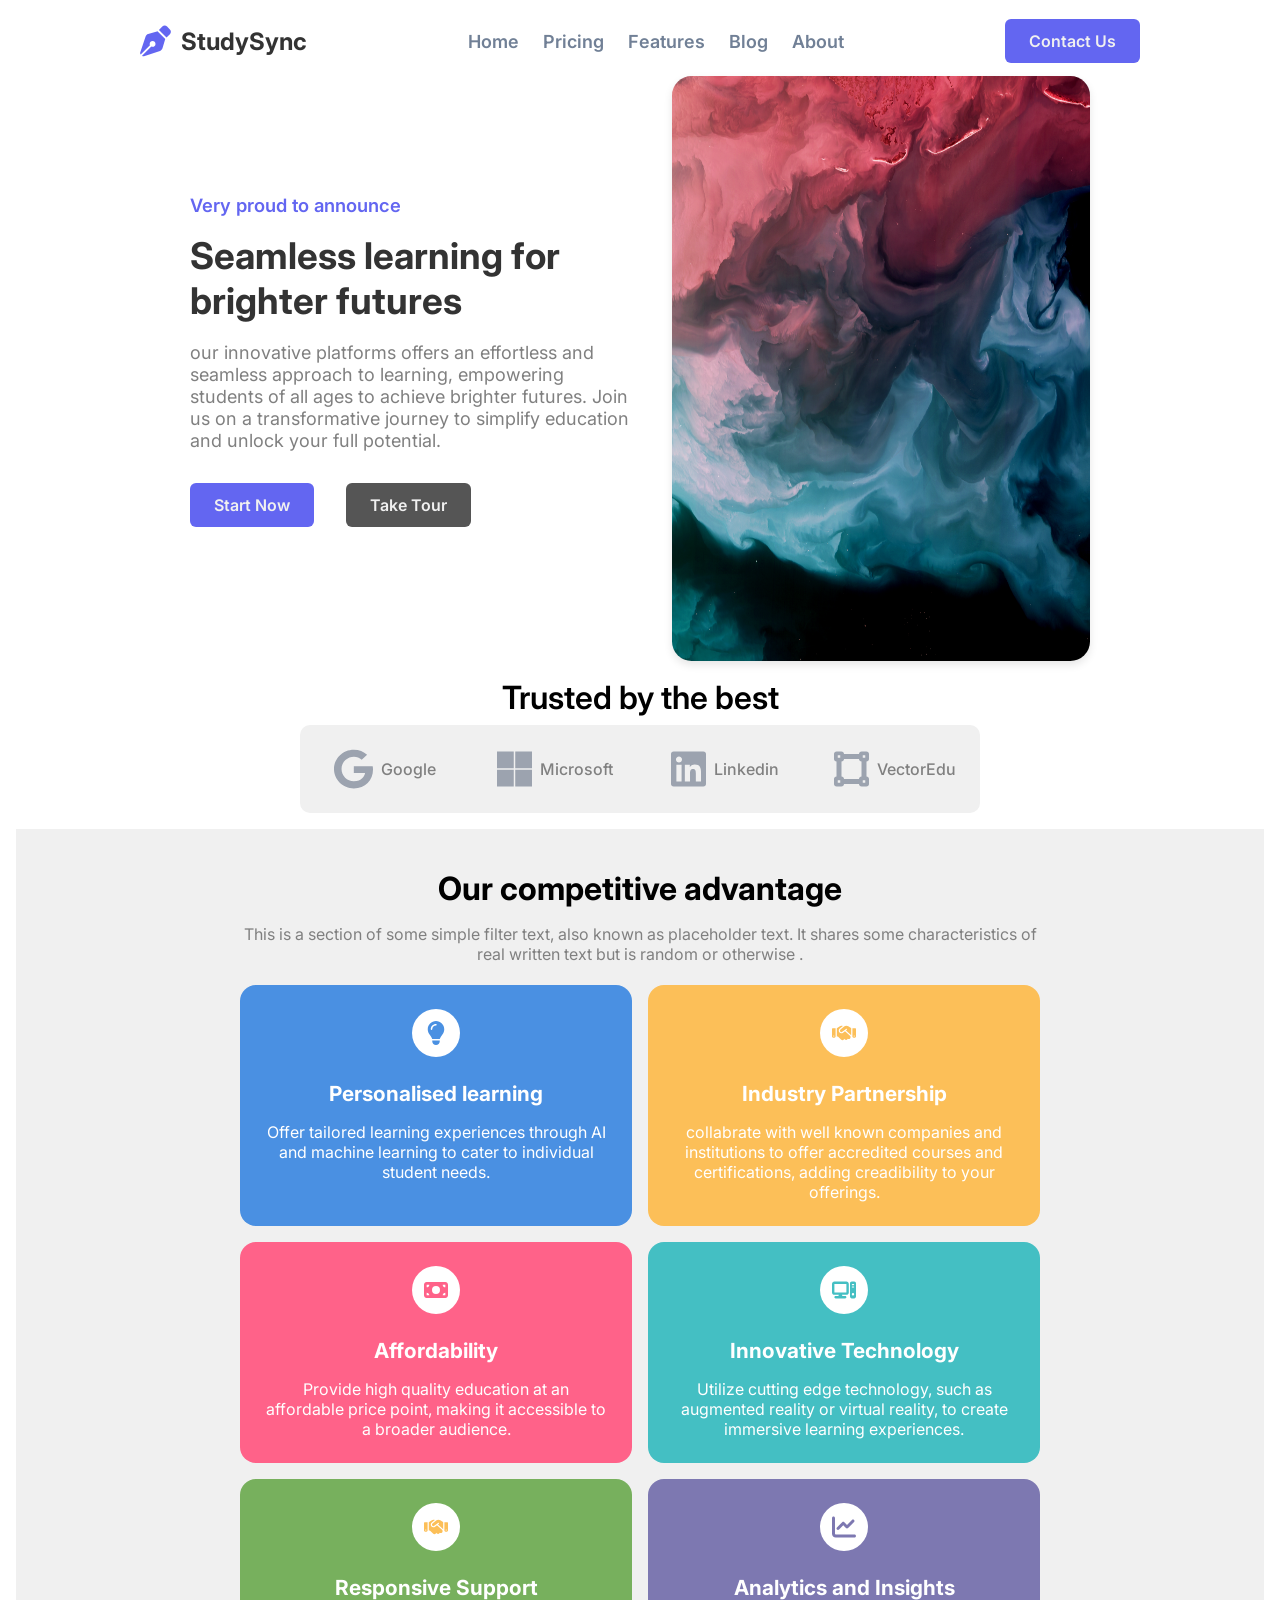
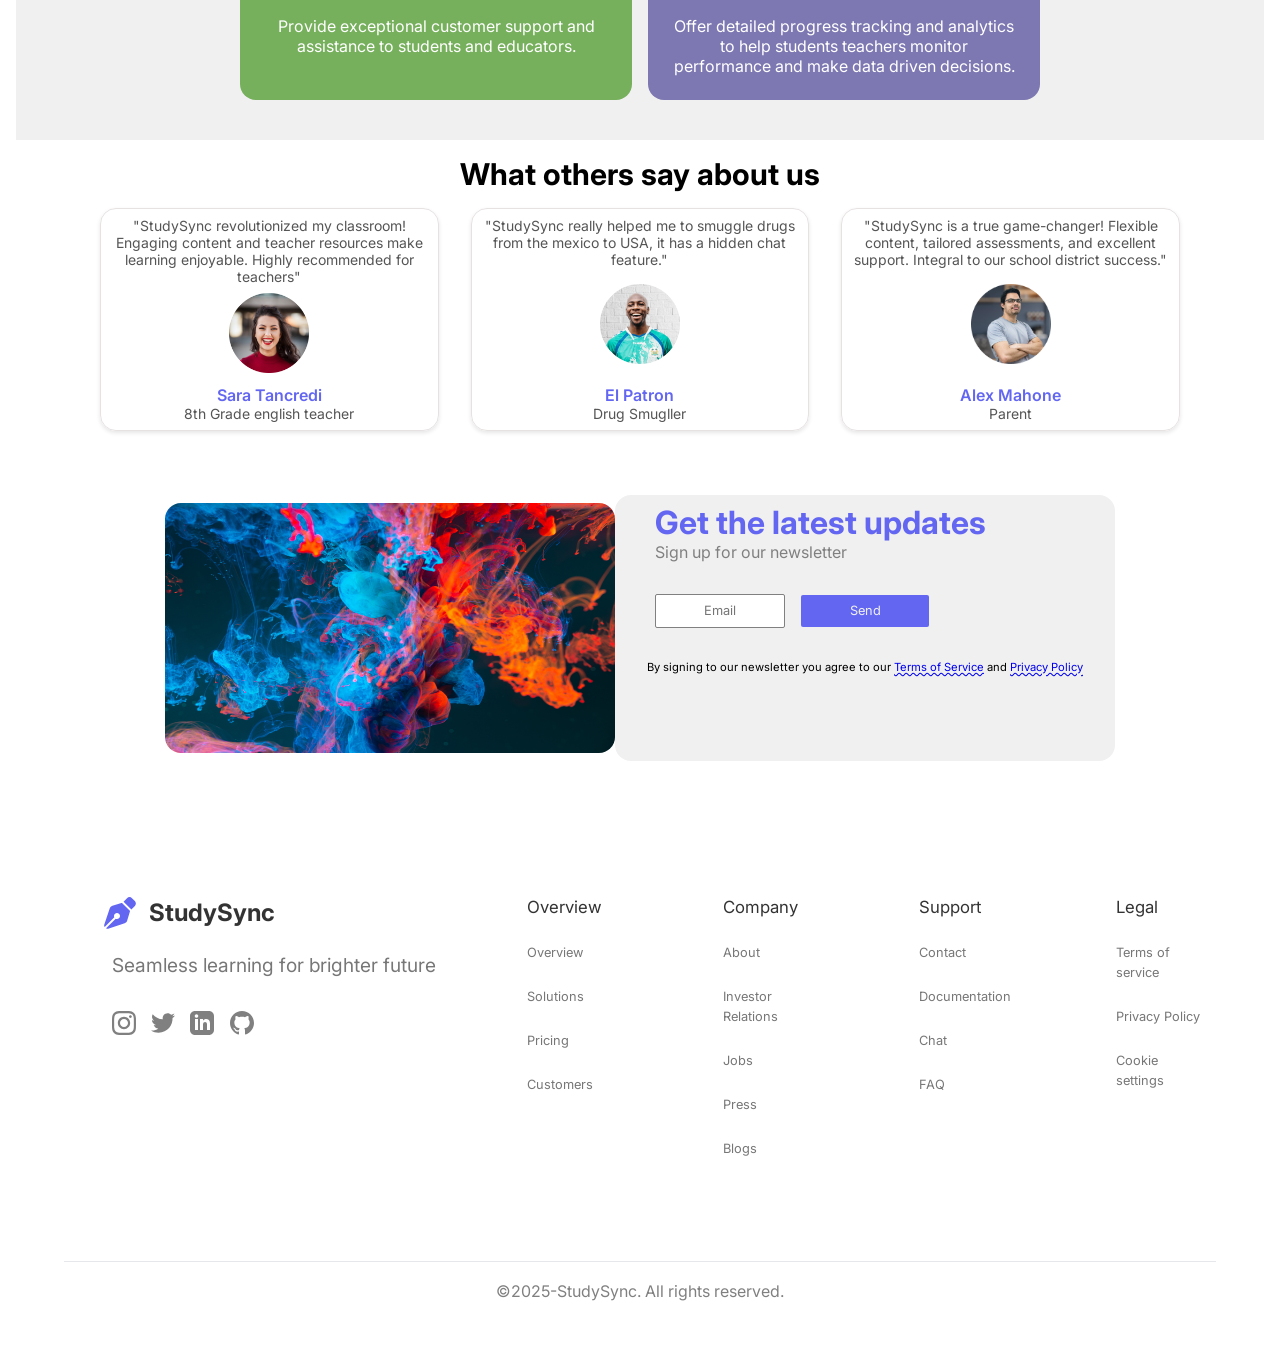
<file: Index.html>
<!DOCTYPE html>
<html lang="en">
<head>
    <meta charset="UTF-8">
    <meta name="viewport" content="width=device-width, initial-scale=1.0">
    <title>StudySync</title>
    <link rel="stylesheet" href="styles.css">
</head>
<body>
    <div class="header">
        <header class="header_content">
         <a href="#logo" class="logo">
            <img 
            src="./images/StudySyn.svg" 
            alt="logoImage"
            class="logo_icon"
            />
            <span>
                StudySync
            </span>
         </a>
         <nav class="navbar">
            <a href="#home" class="navlink">Home</a>
            <a href="#pricing" class="navlink">Pricing</a>
            <a href="#features" class="navlink">Features</a>
            <a href="#blog" class="navlink">Blog</a>
            <a href="#about" class="navlink">About</a>
         </nav>

         <a href="#contact" class="contact_button">
            Contact Us
         </a>

         <button type="button" class="menu_button">
            <img 
            src="./images/Hamburger.svg" 
            alt="Hamburger" 
            class="menu_icon"
            />
         </button>
         
        </header>
    </div>
    <div class="content">
        <section class="main_section">
            <div class="content_left">
                <p class="section_label">
                    Very proud to announce
                </p>
                <h1 class="section_title">
                    Seamless learning for brighter futures
                </h1>
                <p class="section_desc">
                    our innovative platforms offers an effortless and seamless approach to learning, empowering students of all ages to achieve brighter futures. Join us on a transformative journey to simplify education and unlock your full potential. 
                </p>
                <div class="button_group">
                    <a href="#Start" class="Start_button">Start Now</a>
                    <a href="#Tour" class="Tour_button">Take Tour</a>
                </div>
            </div>
             <div class="content_right">
                <div class="img_container">
                    <img 
                    src="./images/usgs-hoS3dzgpHzw-unsplash.jpg" 
                    alt="section_img"
                    class="section_img"
                    />
                </div>
             </div>
        </section>
    </div>
 <div class="company_container">
        
           <h2 class="trust_para">
            Trusted by the best
           </h2>
        
    <div class="company_grid">
        <div class="company_logos">
            <img src="./images/Google.svg" class="svg_img">
            <span class="company_text">Google</span>
        </div>
        <div class="company_logos">
            <img src="./images/Microsoft.svg" class="svg_img">
            <span class="company_text">Microsoft</span>
        </div>
        <div class="company_logos">
            <img src="./images/linkedin.svg" class="svg_img">
            <span class="company_text">Linkedin</span>
        </div>
        <div class="company_logos">
            <img src="./images/VectorEdu.svg" class="svg_img">
            <span class="company_text">VectorEdu</span>
       
        </div>
        </div>
</div>
<div class="feature_container">
    <div class="feature_content">
        <div class="main_info">
            <h2 class="info_heading">
            Our competitive advantage
            </h2>
            <p class="info_para">
            This is a section of some simple filter text, also known as placeholder text. It shares some characteristics of real written text but is random or otherwise .
            </p>
        </div>
        <div class="feature_grid">
            <!-- card 1 -->
            <div class="feature_card">
                
                    <div class="icon_container">
                        <img src="./images/PersonalizedLearn.svg" class="feature_svg"/>
                    </div>
                    <div class="feature_info">
                    <div class="feature_title">
                    Personalised learning
                    </div>
                    <div class="feature_desc">
                    Offer tailored learning experiences through AI and machine learning to cater to individual student needs.
                    </div>
                 </div>
            </div>
            <!-- card 2 -->
            <div class="feature_card">
                
                    <div class="icon_container">
                        <img src="./images/IndustryPatner.svg"  class="feature_svg"/>
                    </div>
                    <div class="feature_info">
                    <div class="feature_title">
                    Industry Partnership
                    </div>
                    <div class="feature_desc">
                   collabrate with well known companies and institutions to offer accredited courses and certifications, adding creadibility to your offerings.
                    </div>
                 </div>
            </div>
            <!-- card 3 -->
            <div class="feature_card">
                
                    <div class="icon_container">
                        <img src="./images/Affordability.svg"  class="feature_svg"/>
                    </div>
                    <div class="feature_info">
                    <div class="feature_title">
                    Affordability 
                    </div>
                    <div class="feature_desc">
                    Provide high quality education at an affordable price point, making it accessible to a broader audience.
                    </div>
                 </div>
            </div>
            <!-- card 4 -->
            <div class="feature_card">
               
                    <div class="icon_container">
                        <img src="./images/InnovativeTech.svg"  class="feature_svg"/>
                    </div>
                    <div class="feature_info">
                    <div class="feature_title">
                    Innovative Technology
                    </div>
                    <div class="feature_desc">
                    Utilize cutting edge technology, such as augmented reality or virtual reality, to create immersive learning experiences.
                    </div>
                 </div>
            </div>
            <!-- card 5 -->
            <div class="feature_card">
                
                    <div class="icon_container">
                        <img src="./images/IndustryPatner.svg" class="feature_svg"/>
                    </div>
                    <div class="feature_info">
                    <div class="feature_title">
                    Responsive Support
                    </div>
                    <div class="feature_desc">
                    Provide exceptional customer support and assistance to students and educators.
                    </div>
                 </div>
            </div>
            <!-- card 6 -->
            <div class="feature_card">
             
                    <div class="icon_container">
                        <img src="./images/Analytics.svg" class="feature_svg"/>
                    </div>
                    <div class="feature_info">
                    <div class="feature_title">
                Analytics and Insights
                    </div>
                    <div class="feature_desc">
                    Offer detailed progress tracking and analytics to help students teachers monitor performance and make data driven decisions.
                    </div>
                 </div>
            </div>
        </div>
    </div>
</div>
<div class="test_container">
    <div class="test_content">
        <h2 class="test_title">
            What others say about us
        </h2>
        <div class="test_grid">
           <!-- Box1  -->
            <div class="box">
                <div class="div_comments">
                    <p class="goodcomments">
                        "StudySync revolutionized my classroom! Engaging content and teacher resources make learning enjoyable. Highly recommended for teachers"
                    </p>
                </div>
                <div class="div_icon">
                 <img src="./images/avatar1.png" alt="" class="avt">
                </div>
                <div class="div_about">
                    <p class="Name">
                        Sara Tancredi
                    </p>
                    <p class="Person_info">
                        8th Grade english teacher
                    </p>
                </div>
            </div>
            <!-- box 2 -->
            <div class="box">
                <div class="div_comments">
                    <p class="goodcomments">
                        "StudySync really helped me to smuggle drugs from the mexico to USA, it has a hidden chat feature."
                    </p>
                </div>
                <div class="div_icon">
                 <img src="./images/avatar2.png" alt="" class="avt">
                </div>
                <div class="div_about">
                    <p class="Name">
                        El Patron
                    </p>
                    <p class="Person_info">
                        Drug Smugller 
                    </p>
                </div>
            </div>
             <!-- box 3 -->
             <div class="box">
                <div class="div_comments">
                    <p class="goodcomments">
                        "StudySync is a true game-changer! Flexible content, tailored assessments, and excellent support. Integral to our school district success."
                    </p>
                </div>
                <div class="div_icon">
                   <img src="./images/avatar3.png" alt="" class="avt">
                </div>
                <div class="div_about">
                    <p class="Name">
                        Alex Mahone
                    </p>
                    <p class="Person_info">
                        Parent
                    </p>
                </div>
            </div>
        </div>
    </div>
</div>
<div class="news_container">
    <div class="news_content">
        <div class="news_leftbox">
           <img src="./images/img.png" loading="lazy" class="news_img">
        </div>
        <div class="news_rightbox">
            <div class="news_info">
              <h2 class="news_heading">
                 Get the latest updates
              </h2>
              <p class="news_para">
                Sign up for our newsletter
              </p>
            </div>
            <div class="news_form">
                <form action="">
                    <!-- <label >Email</label> -->
                    <input type="text"  placeholder="Email" id="Email" >
                    
                </form>
                <button class="news_button"> <a href="#Send" class="news_anchor">Send</a></button>
            </div>
            <div class="service">
                <p class="service_para">By signing to our newsletter you agree to our <a href="#Terms" class="news_service">Terms of Service</a> and <a href="#Privacy" class="news_service">Privacy Policy</a></p>
            </div>

        </div>
    </div>
</div>
<div class="footer_container">
    <div class="footer_content">
       <div class="left_footer">

        <div class="footer_title">
            <a href="#StudySync" class="logo_link">
            <img src="./images/StudySyn.svg" class="footer_img"/>
             StudySync
            </a>
            <p class="footer_para">
                 Seamless learning for brighter future
            </p>
            <div class="socials">
                <a href="#instagram">
                    <img src="./images/instagram.svg" alt="" class="footer_brands">
                </a>
                <a href="#Twitter">
                    <img src="./images/twitter.svg" alt="" class="footer_brands">
                </a>
                <a href="#linkedIn">
                    <img src="./images/linkedin-copy.svg" alt="" class="footer_brands">
                </a>
                <a href="#Github">
                    <img src="./images/github.svg" alt="" class="footer_brands">
                </a>
            </div>
        </div>
       </div>
       <div class="right_footer">
        <!-- column 1 -->
         <div class="footer_grid_column">
            <p class="heading">
                Overview
            </p>
            <ul class="footer_links_list">
                <li>
                    <a href="#Overview" class="foot_link">Overview</a>
                </li>
                <li>
                    <a href="#Solutions" class="foot_link">Solutions</a>
                </li>
                <li>
                    <a href="#Pricing" class="foot_link">Pricing</a>
                </li>
                <li>
                    <a href="#Customers" class="foot_link">Customers</a>
                </li>
            </ul>
         </div>
         <!-- column 2 -->
         <div class="footer_grid_column">
            <p class="heading">
                Company
            </p>
            <ul class="footer_links_list">
                <li>
                    <a href="#About" class="foot_link">About</a>
                </li>
                <li>
                    <a href="#Investor_Relations" class="foot_link">Investor Relations</a>
                </li>
                <li>
                    <a href="#Jobs" class="foot_link">Jobs</a>
                </li>
                <li>
                    <a href="#Press" class="foot_link">Press</a>
                </li>
                <li>
                    <a href="#Blogs" class="foot_link">Blogs</a>
                </li>
            </ul>
         </div>
          <!-- column 3 -->
          <div class="footer_grid_column">
            <p class="heading">
                Support
            </p>
            <ul class="footer_links_list">
                <li>
                    <a href="#Contact" class="foot_link">Contact</a>
                </li>
                <li>
                    <a href="#Documentation" class="foot_link">Documentation</a>
                </li>
                <li>
                    <a href="#Chat" class="foot_link">Chat</a>
                </li>
                <li>
                    <a href="#FAQ" class="foot_link">FAQ</a>
                </li>
            </ul>
         </div>
           <!-- column 4 -->
           <div class="footer_grid_column">
            <p class="heading">
                Legal
            </p>
            <ul class="footer_links_list">
                <li>
                    <a href="#Terms_of_service" class="foot_link">Terms of service</a>
                </li>
                <li>
                    <a href="#Privacy_Policy" class="foot_link">Privacy Policy</a>
                </li>
                <li>
                    <a href="#Cookie_settings" class="foot_link">Cookie settings</a>
                </li>
            </ul>
         </div>
       </div>
    </div>
    <div class="footer_copyright">
        <p class="copyright">
            &copy;2025-StudySync. All rights reserved.
        </p>
    </div>
</div>
</body>
</html>
</file>
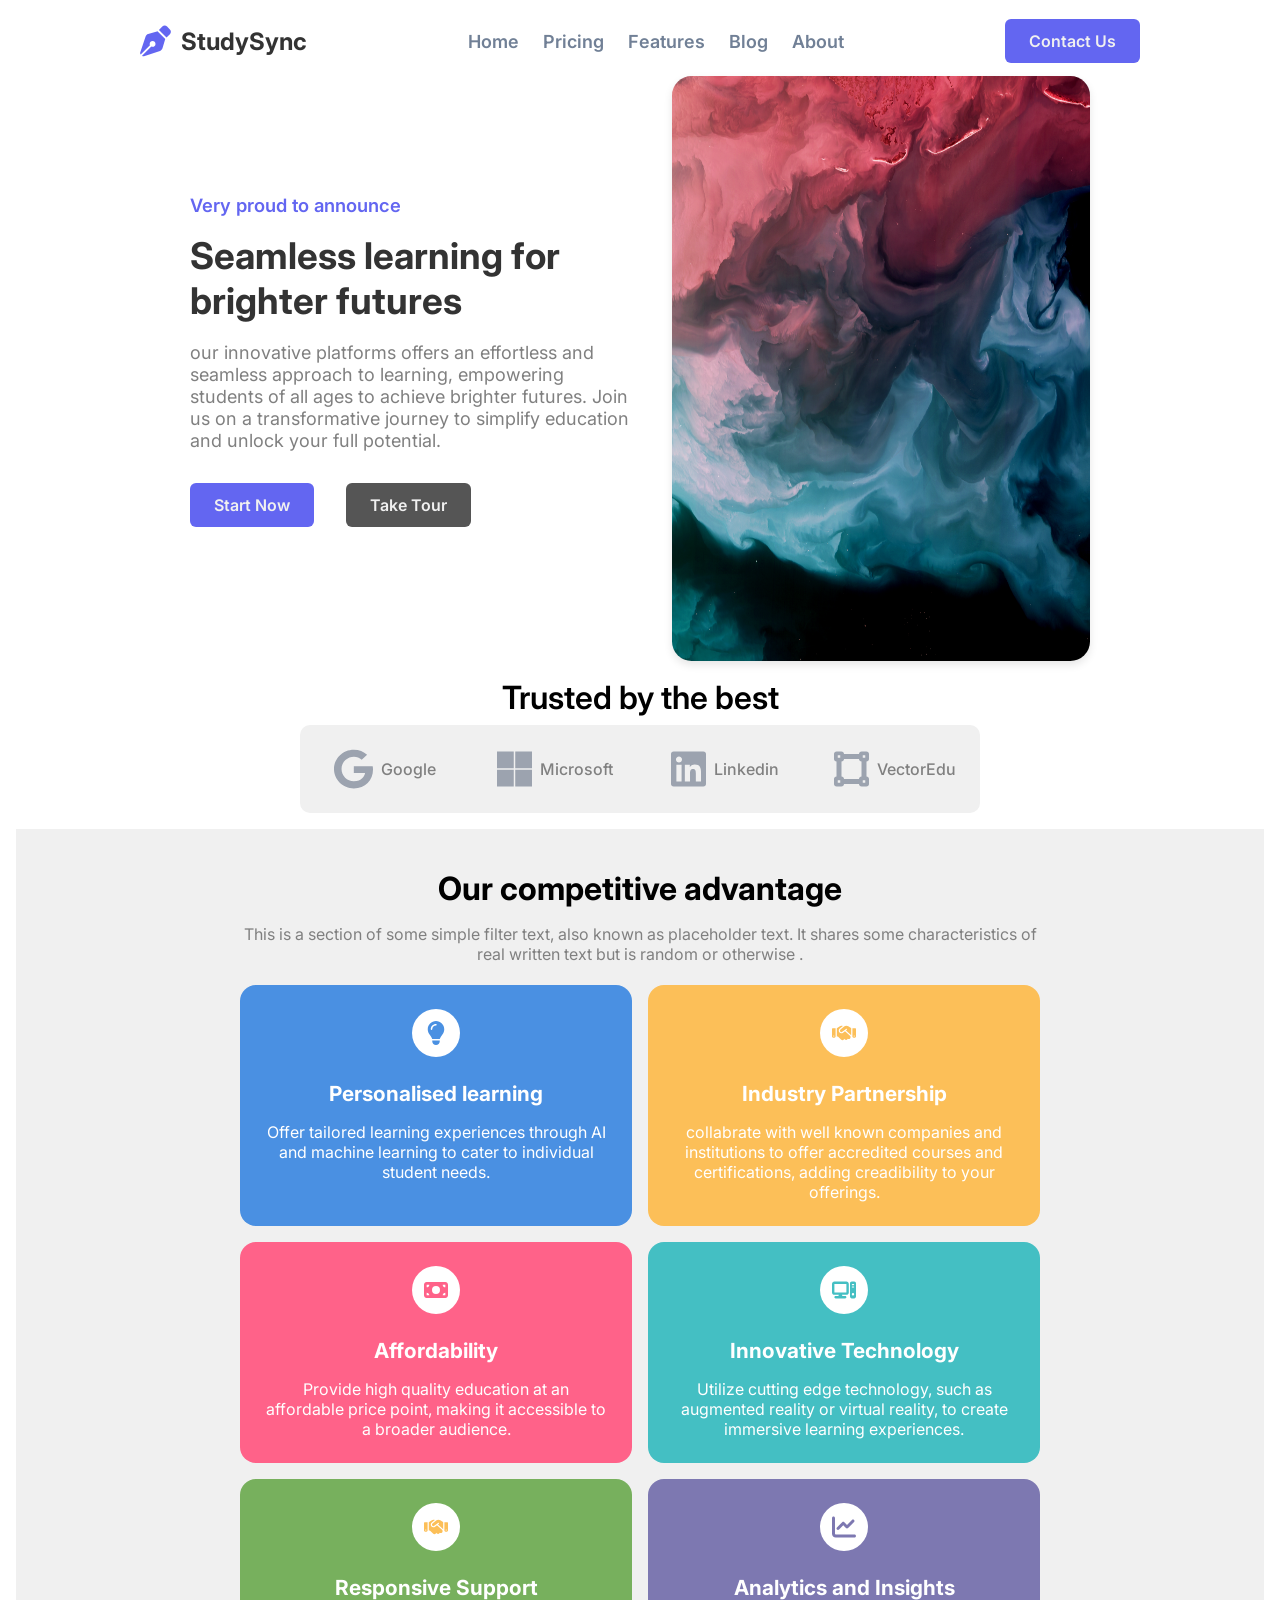
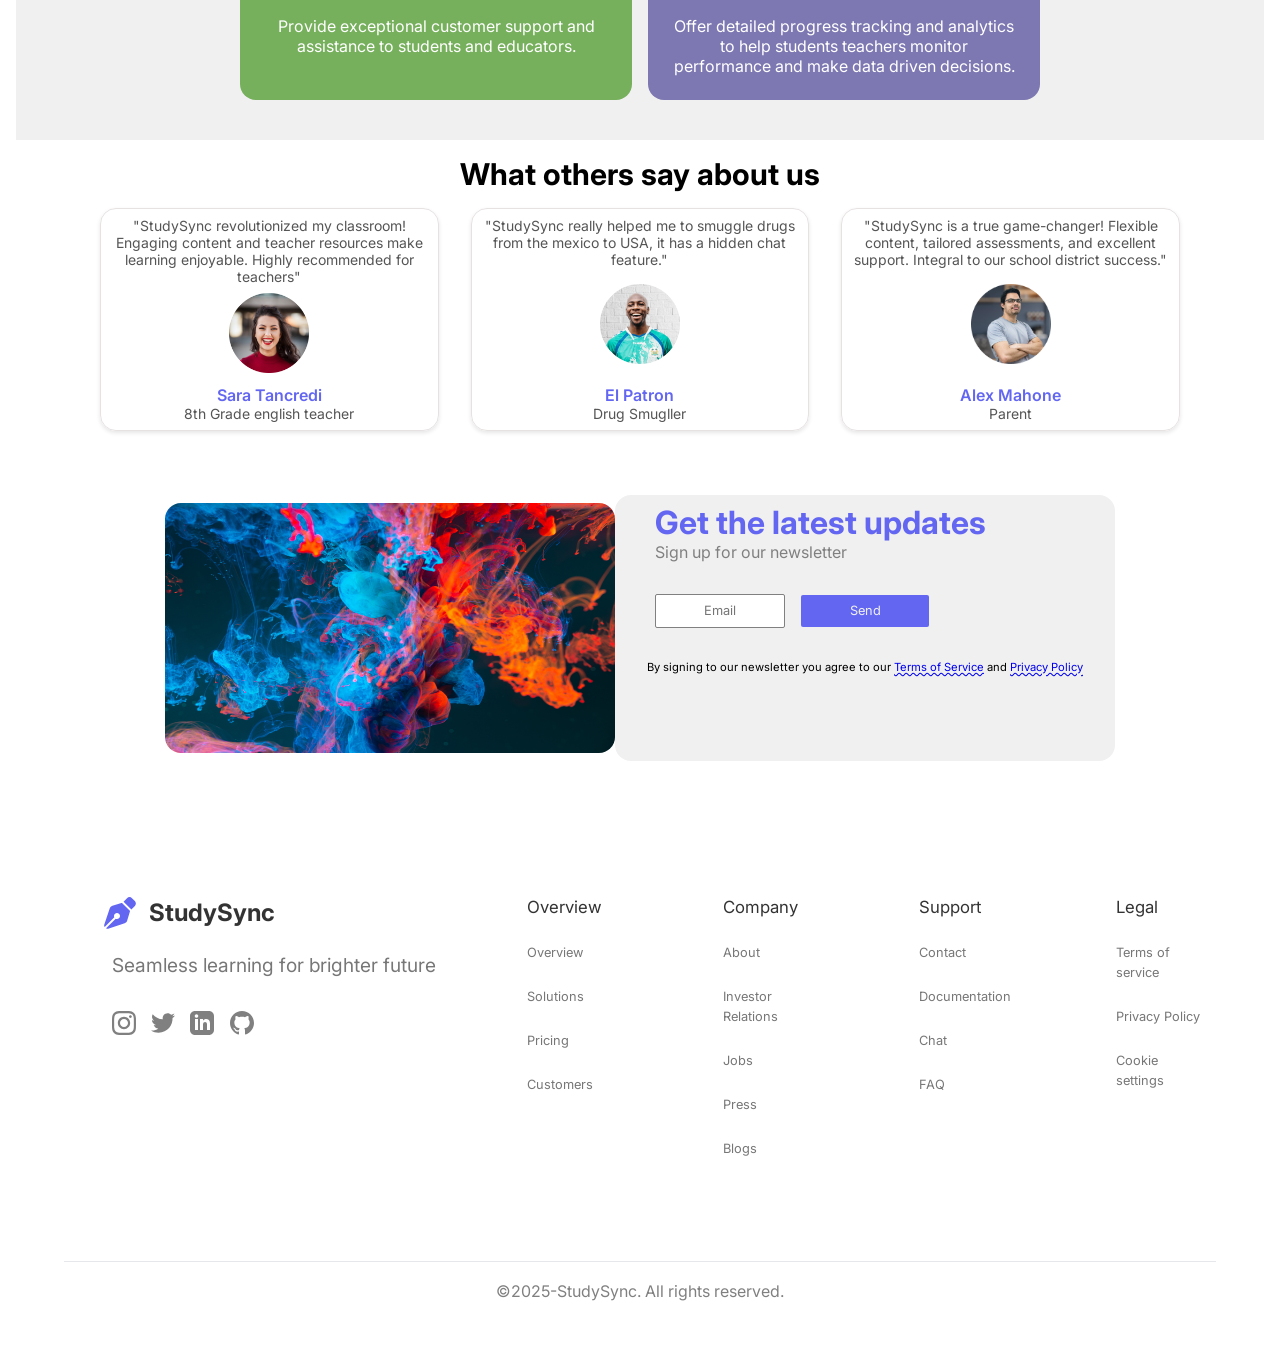
<file: public/index.html>
<!DOCTYPE html>
<html lang="en">
<head>
    <meta charset="UTF-8">
    <meta name="viewport" content="width=device-width, initial-scale=1.0">
    <title>StudySync</title>
    <link href="styles.css" rel="stylesheet">
</head>
<body>
    <div class="header">
        <header class="header_content">
         <a href="#logo" class="logo">
            <img 
            src="./usedimages/StudySyn.svg" 
            alt="logoImage"
            class="logo_icon"
            />
            <span>
                StudySync
            </span>
         </a>
         <nav class="navbar">
            <a href="#home" class="navlink">Home</a>
            <a href="#pricing" class="navlink">Pricing</a>
            <a href="#features" class="navlink">Features</a>
            <a href="#blog" class="navlink">Blog</a>
            <a href="#about" class="navlink">About</a>
         </nav>

         <a href="#contact" class="contact_button">
            Contact Us
         </a>

         <button type="button" class="menu_button">
            <img 
            src="./usedimages/Hamburger.svg" 
            alt="Hamburger" 
            class="menu_icon"
            />
         </button>
         
        </header>
    </div>
    <div class="content">
        <section class="main_section">
            <div class="content_left">
                <p class="section_label">
                    Very proud to announce
                </p>
                <h1 class="section_title">
                    Seamless learning for brighter futures
                </h1>
                <p class="section_desc">
                    our innovative platforms offers an effortless and seamless approach to learning, empowering students of all ages to achieve brighter futures. Join us on a transformative journey to simplify education and unlock your full potential. 
                </p>
                <div class="button_group">
                    <a href="#Start" class="Start_button">Start Now</a>
                    <a href="#Tour" class="Tour_button">Take Tour</a>
                </div>
            </div>
             <div class="content_right">
                <div class="img_container">
                    <img 
                    src="./usedimages/usgs-hoS3dzgpHzw-unsplash.jpg" 
                    alt="section_img"
                    class="section_img"
                    />
                </div>
             </div>
        </section>
    </div>
 <div class="company_container">
        
           <h2 class="trust_para">
            Trusted by the best
           </h2>
        
    <div class="company_grid">
        <div class="company_logos">
            <img src="./usedimages/Google.svg" class="svg_img">
            <span class="company_text">Google</span>
        </div>
        <div class="company_logos">
            <img src="./usedimages/Microsoft.svg" class="svg_img">
            <span class="company_text">Microsoft</span>
        </div>
        <div class="company_logos">
            <img src="./usedimages/linkedin.svg" class="svg_img">
            <span class="company_text">Linkedin</span>
        </div>
        <div class="company_logos">
            <img src="./usedimages/VectorEdu.svg" class="svg_img">
            <span class="company_text">VectorEdu</span>
       
        </div>
        </div>
</div>
<div class="feature_container">
    <div class="feature_content">
        <div class="main_info">
            <h2 class="info_heading">
            Our competitive advantage
            </h2>
            <p class="info_para">
            This is a section of some simple filter text, also known as placeholder text. It shares some characteristics of real written text but is random or otherwise .
            </p>
        </div>
        <div class="feature_grid">
            <!-- card 1 -->
            <div class="feature_card">
                
                    <div class="icon_container">
                        <img src="./usedimages/PersonalizedLearn.svg" class="feature_svg"/>
                    </div>
                    <div class="feature_info">
                    <div class="feature_title">
                    Personalised learning
                    </div>
                    <div class="feature_desc">
                    Offer tailored learning experiences through AI and machine learning to cater to individual student needs.
                    </div>
                 </div>
            </div>
            <!-- card 2 -->
            <div class="feature_card">
                
                    <div class="icon_container">
                        <img src="./usedimages/IndustryPatner.svg"  class="feature_svg"/>
                    </div>
                    <div class="feature_info">
                    <div class="feature_title">
                    Industry Partnership
                    </div>
                    <div class="feature_desc">
                   collabrate with well known companies and institutions to offer accredited courses and certifications, adding creadibility to your offerings.
                    </div>
                 </div>
            </div>
            <!-- card 3 -->
            <div class="feature_card">
                
                    <div class="icon_container">
                        <img src="./usedimages/Affordability.svg"  class="feature_svg"/>
                    </div>
                    <div class="feature_info">
                    <div class="feature_title">
                    Affordability 
                    </div>
                    <div class="feature_desc">
                    Provide high quality education at an affordable price point, making it accessible to a broader audience.
                    </div>
                 </div>
            </div>
            <!-- card 4 -->
            <div class="feature_card">
               
                    <div class="icon_container">
                        <img src="./usedimages/InnovativeTech.svg"  class="feature_svg"/>
                    </div>
                    <div class="feature_info">
                    <div class="feature_title">
                    Innovative Technology
                    </div>
                    <div class="feature_desc">
                    Utilize cutting edge technology, such as augmented reality or virtual reality, to create immersive learning experiences.
                    </div>
                 </div>
            </div>
            <!-- card 5 -->
            <div class="feature_card">
                
                    <div class="icon_container">
                        <img src="./usedimages/IndustryPatner.svg" class="feature_svg"/>
                    </div>
                    <div class="feature_info">
                    <div class="feature_title">
                    Responsive Support
                    </div>
                    <div class="feature_desc">
                    Provide exceptional customer support and assistance to students and educators.
                    </div>
                 </div>
            </div>
            <!-- card 6 -->
            <div class="feature_card">
             
                    <div class="icon_container">
                        <img src="./usedimages/Analytics.svg" class="feature_svg"/>
                    </div>
                    <div class="feature_info">
                    <div class="feature_title">
                Analytics and Insights
                    </div>
                    <div class="feature_desc">
                    Offer detailed progress tracking and analytics to help students teachers monitor performance and make data driven decisions.
                    </div>
                 </div>
            </div>
        </div>
    </div>
</div>
<div class="test_container">
    <div class="test_content">
        <h2 class="test_title">
            What others say about us
        </h2>
        <div class="test_grid">
           <!-- Box1  -->
            <div class="box">
                <div class="div_comments">
                    <p class="goodcomments">
                        "StudySync revolutionized my classroom! Engaging content and teacher resources make learning enjoyable. Highly recommended for teachers"
                    </p>
                </div>
                <div class="div_icon">
                 <img src="./usedimages/avatar1.png" alt="" class="avt">
                </div>
                <div class="div_about">
                    <p class="Name">
                        Sara Tancredi
                    </p>
                    <p class="Person_info">
                        8th Grade english teacher
                    </p>
                </div>
            </div>
            <!-- box 2 -->
            <div class="box">
                <div class="div_comments">
                    <p class="goodcomments">
                        "StudySync really helped me to smuggle drugs from the mexico to USA, it has a hidden chat feature."
                    </p>
                </div>
                <div class="div_icon">
                 <img src="./usedimages/avatar2.png" alt="" class="avt">
                </div>
                <div class="div_about">
                    <p class="Name">
                        El Patron
                    </p>
                    <p class="Person_info">
                        Drug Smugller 
                    </p>
                </div>
            </div>
             <!-- box 3 -->
             <div class="box">
                <div class="div_comments">
                    <p class="goodcomments">
                        "StudySync is a true game-changer! Flexible content, tailored assessments, and excellent support. Integral to our school district success."
                    </p>
                </div>
                <div class="div_icon">
                   <img src="./usedimages/avatar3.png" alt="" class="avt">
                </div>
                <div class="div_about">
                    <p class="Name">
                        Alex Mahone
                    </p>
                    <p class="Person_info">
                        Parent
                    </p>
                </div>
            </div>
        </div>
    </div>
</div>
<div class="news_container">
    <div class="news_content">
        <div class="news_leftbox">
           <img src="./usedimages/img.png" loading="lazy" class="news_img">
        </div>
        <div class="news_rightbox">
            <div class="news_info">
              <h2 class="news_heading">
                 Get the latest updates
              </h2>
              <p class="news_para">
                Sign up for our newsletter
              </p>
            </div>
            <div class="news_form">
                <form action="">
                    <!-- <label >Email</label> -->
                    <input type="text"  placeholder="Email" id="Email" >
                    
                </form>
                <button class="news_button"> <a href="#Send" class="news_anchor">Send</a></button>
            </div>
            <div class="service">
                <p class="service_para">By signing to our newsletter you agree to our <a href="#Terms" class="news_service">Terms of Service</a> and <a href="#Privacy" class="news_service">Privacy Policy</a></p>
            </div>

        </div>
    </div>
</div>
<div class="footer_container">
    <div class="footer_content">
       <div class="left_footer">

        <div class="footer_title">
            <a href="#StudySync" class="logo_link">
            <img src="./usedimages/StudySyn.svg" class="footer_img"/>
             StudySync
            </a>
            <p class="footer_para">
                 Seamless learning for brighter future
            </p>
            <div class="socials">
                <a href="#instagram">
                    <img src="./usedimages/instagram.svg" alt="" class="footer_brands">
                </a>
                <a href="#Twitter">
                    <img src="./usedimages/twitter.svg" alt="" class="footer_brands">
                </a>
                <a href="#linkedIn">
                    <img src="./usedimages/linkedin-copy.svg" alt="" class="footer_brands">
                </a>
                <a href="#Github">
                    <img src="./usedimages/github.svg" alt="" class="footer_brands">
                </a>
            </div>
        </div>
       </div>
       <div class="right_footer">
        <!-- column 1 -->
         <div class="footer_grid_column">
            <p class="heading">
                Overview
            </p>
            <ul class="footer_links_list">
                <li>
                    <a href="#Overview" class="foot_link">Overview</a>
                </li>
                <li>
                    <a href="#Solutions" class="foot_link">Solutions</a>
                </li>
                <li>
                    <a href="#Pricing" class="foot_link">Pricing</a>
                </li>
                <li>
                    <a href="#Customers" class="foot_link">Customers</a>
                </li>
            </ul>
         </div>
         <!-- column 2 -->
         <div class="footer_grid_column">
            <p class="heading">
                Company
            </p>
            <ul class="footer_links_list">
                <li>
                    <a href="#About" class="foot_link">About</a>
                </li>
                <li>
                    <a href="#Investor_Relations" class="foot_link">Investor Relations</a>
                </li>
                <li>
                    <a href="#Jobs" class="foot_link">Jobs</a>
                </li>
                <li>
                    <a href="#Press" class="foot_link">Press</a>
                </li>
                <li>
                    <a href="#Blogs" class="foot_link">Blogs</a>
                </li>
            </ul>
         </div>
          <!-- column 3 -->
          <div class="footer_grid_column">
            <p class="heading">
                Support
            </p>
            <ul class="footer_links_list">
                <li>
                    <a href="#Contact" class="foot_link">Contact</a>
                </li>
                <li>
                    <a href="#Documentation" class="foot_link">Documentation</a>
                </li>
                <li>
                    <a href="#Chat" class="foot_link">Chat</a>
                </li>
                <li>
                    <a href="#FAQ" class="foot_link">FAQ</a>
                </li>
            </ul>
         </div>
           <!-- column 4 -->
           <div class="footer_grid_column">
            <p class="heading">
                Legal
            </p>
            <ul class="footer_links_list">
                <li>
                    <a href="#Terms_of_service" class="foot_link">Terms of service</a>
                </li>
                <li>
                    <a href="#Privacy_Policy" class="foot_link">Privacy Policy</a>
                </li>
                <li>
                    <a href="#Cookie_settings" class="foot_link">Cookie settings</a>
                </li>
            </ul>
         </div>
       </div>
    </div>
    <div class="footer_copyright">
        <p class="copyright">
            &copy;2025-StudySync. All rights reserved.
        </p>
    </div>
</div>
</body>
</html>
</file>
<file: styles.css>
@import url('https://fonts.googleapis.com/css2?family=Inter:ital,opsz,wght@0,14..32,100..900;1,14..32,100..900&display=swap');


:root {
    --primary-color: #6366F1;
    --accent-color: #3f83f8;
    --text-color: #333333;
    --link-color: #2563eb;
    --background-color: #ffffff;
    --light-gray: #f0f0f0;
    --gray: #808080;
    --dark-gray: #555;
}

* {
    margin: 0;
    padding: 0;
    font-family: 'Inter', sans-serif;
    text-decoration: none;
}

body{
    height: 100vh;
    text-align: center;
    padding: 1rem;
    background-color: var(--background-color);
}
.header_content{
    display: flex;
    justify-content: space-between;
    max-width: 1000px;
    max-height: 50px;
    margin: 0 auto;
    align-items: center;
}
.logo{
    display: flex;
    align-items: center;
    font-size: 1.5rem;
    font-weight: bold;
    color: var(--text-color);
    text-decoration: none;
    gap: 0.625rem;

}
.logo_icon{
    height: 5.875rem;
    width: 1.938rem;
}
.navbar{
    display: none;
    gap: 1.5rem;
    
}
@media screen and (min-width: 768px) {
    .navbar{
        display: flex;

    }
}
.navlink{
    color: #718096;
    font-size: 1.125rem;
    font-weight: 600;
    transform: color 0.1s;
}
.navlink:hover{
    color: var(--link-color);

}
.contact_button{
    display: none;
    border-radius: 0.375rem;
    background-color: var(--primary-color);
    color: var(--light-gray);
    padding: 0.75rem 1.5rem;
    font-size: 1rem;
    font-weight: 600;
    transform: all 0.1s;
}
@media screen and (min-width:768px) {
    .contact_button{
        display: block;
    }
    
}
.contact_button:hover{
    background-color: #5254f8;
}
.menu_button{
    display: none;
    border: none;
    border-radius: 0.375rem;
    font-size: 1rem;
    font-weight: 600;
    background-color: var(--background-color);
    padding: 0.5rem 1rem;

}
@media screen and (max-width:768px){
    .menu_button{
        display: block;
    } 
}
.menu_icon{
    height: 1.5rem;
    font-weight: 1.5rem;
}

.main_section{
    max-width: 900px;
    display: flex;
    flex-direction: column;
    gap: 2rem;
    padding: 0.6rem;
    align-items: center;
    margin: 0 auto;
}

.content_left{
    text-align: center;
    animation: slideFromLeft 1s ease forwards;
    opacity: 0;

}
@keyframes slideFromLeft {
    0%{
        opacity: 0;
        transform: translateX(-100%);
    }
    100%{
        opacity: 1;
        transform: translateX(0);
    }
    
}
.section_label{
    font-size: 1.15rem;
    color: var(--primary-color);
    font-weight: 600;

}
.section_title{
    font-size: 2.3rem;
    padding: 1.1rem;
    color: var(--text-color);
}
.section_desc{
    color: var(--gray);
    font-size: 1.13rem;
}
.button_group{
    display: flex;
    gap: 2rem;
    padding: 1rem;
    margin-top: 1rem;
    justify-content: center;
}
.Start_button ,
.Tour_button{
    /* border: none; */
    border-radius: 0.375rem;
    background-color: var(--primary-color);
    color: var(--light-gray);
    padding: 0.75rem 1.5rem;
    font-size: 1rem;
    font-weight: 600;
    transform: all 0.1s;

}
.Start_button:hover{
    background-color: #5254f8;
}
.Tour_button:hover{
    background-color: var(--gray);
}

.Tour_button{
    background-color: var(--dark-gray);
}
.content_right{
    display: flex;
    justify-content: center;
    align-items: center;
}
.img_container{
    border-radius: 1.225rem;
    overflow: hidden;
    box-shadow:0px 4px 8px rgba(0, 0, 0, 0.1);
    height: 50vh;
}
.section_img{
    height: 100%;
    width: 100%;
}
@media screen and (min-width:760px) {
    .main_section{
        flex-direction: row;
    }
    .content_left{
        max-width: 50%;
        text-align: left;
    }
    .section_title{
        padding-left: 0;
    }
    .button_group{
        justify-content: start;
        padding-left: 0;
    }
    .main_section{
        align-items: center;
    }
    .img_container{
        height: 65vh;
    }
}
.company_container{
    display: flex;
    flex-direction: column;
    justify-content: center;
    align-items: center;
    margin-top: 0.5rem;
    gap: 0.5rem;
    animation: slideFromLeft 1s ease forwards;
}
.trust_para{
    font-weight: 600;
    font-size: 2rem;
}

.company_grid{
    display: grid;
    grid-template-columns: repeat(2,1fr);
    gap: 3rem;
    padding: 1rem;
    background-color: var(--light-gray);
    border: none;
    border-radius: 0.625rem;
    /* margin-top: 1rem; */
    margin-bottom: 1rem;
    padding: 1.5rem 1.5rem;
    
}
.company_logos{
   font-size: 1rem;
   font-weight: 500;
   color: var(--gray);
   gap: 0.5rem; 
  display: flex;
  justify-content: center;
  align-items: center;
} 
.svg_img{
   height: 40px;
}
.company_text{
   font-size: 1rem; 
  
   
}
@media screen and (min-width:760px) {
    .company_grid{
        grid-template-columns: repeat(4,1fr);
    }
    
}
.feature_container{
    background-color: var(--light-gray);
    padding: 2.5rem;
    text-align: center;
}
.feature_content{
    max-width: 800px;
    margin: 0 auto;
    padding: 0 2rem;
}
.main_info{
    display: flex;
    flex-direction: column;
    gap: 1rem;
}
.info_heading{
    font-size: 2rem;
    font-weight: 700;
}
.info_para{
    color: var(--gray);
}
.feature_grid{
    display: grid;
    gap: 1rem;
    grid-template-columns: repeat(2,1fr);
    margin-top: 1.3rem;
    /* background-color: var(--dark-gray); */

}
.feature_svg{
    height: 1.5rem;
    width: 1.5rem;
}
.icon_container{
    height: 3rem;
    width: 3rem;
    background-color: var(--background-color);
    border-radius: 50%;
    display: flex;
    justify-content: center;
    align-items: center;

}
.feature_card{
    display: flex;
    flex-direction: column;
    justify-self: center;
    align-items: center;
    background-color: #5254f8;
    padding: 1.5rem;
    border-radius: 1rem;
    gap: 1.5rem;
}
.feature_title{
    color: white;
    font-weight: bold;
    font-size: 1.3rem;
}
.feature_desc{
    color: white;
}
.feature_info{
    display: flex;
    flex-direction: column;
    gap: 1rem;
}
.feature_card:nth-child(2){
    background-color: #fcbf58;
}
.feature_card:nth-child(3){
    background-color: #ff6289;
}
.feature_card:nth-child(4){
    background-color: #44bfc3;
}
.feature_card:nth-child(5){
    background-color: #77b05d;
}
.feature_card:nth-child(6){
    background-color: #7d78b1;
}
.feature_card:nth-child(1){
   background-color: #4a90e2;
}
@media screen and (max-width:760px) {
    .feature_grid{
        grid-template-columns: repeat(1,1fr);
}
}
.test_container{
    background-color: var(--background-color);
    padding: 0 2rem;
    margin: 0 auto;
    max-width: 1080px;
   
}
.test_grid{
    display: grid;
    grid-template-columns: repeat(3,1fr);
    grid-gap: 2rem;
    width: 100%;
}
.avt{
    height: 5rem;
    width: 5rem;

}
.box{
    display: flex;
    flex-direction: column;
    justify-content: space-between;
    align-items: center;
    border: 1px solid rgb(231, 226, 226);
    border-radius: 1rem;
    padding: 0.5rem;
    gap: 0.5rem;
    box-shadow: 0 2px 4px rgba(0, 0, 0, 0.1);
    transition: transform 0.3s ease, box-shadow 0.3s ease;
}
.goodcomments{
    font-size: 0.875rem;
    color: var(--dark-gray);
}
.test_title{
    font-size: 1.875rem;
    padding: 1rem;
}
.box:hover{
    box-shadow: 0 4px 8px rgba(0, 0, 0, 0.2);
    transform: scale(1.05);
    border: 1px solid blue;
}
.Name{
    color: var(--primary-color);
    font-weight: 600;
    font-size: 1rem;
}
.Person_info{
    font-size: 0.875rem;
    color: var(--dark-gray);
}
.test_content{
    display: flex;
    flex-direction: column;
    /* gap: 2rem; */
}
.news_content{
    display: flex;
    max-width: 250px;
    max-width: 950px;
    justify-content: center;
    align-items: center;
    padding: 2rem;
    margin: 2rem;
    overflow: hidden;
}
.news_leftbox{
    height: 250px;
    min-width: 450px;
    display: none;
}
.news_img{
    height: 100%;
    width: 100%;
    border-radius: 1rem;
}
.news_container{
    display: flex;
    align-items: center;
    justify-content: center;
}
.news_info{
    display: flex;
    flex-direction: column;
    justify-content: center;
    align-items: start;
    /* padding: 1rem; */
}
.news_rightbox{
    padding: 0.5rem;
    background-color: var(--light-gray);
    height: 250px;
    width: 500px;
    border-radius: 1rem;
}
.news_heading{
    font-size: 2rem;
    margin-left: 2rem;
    color: var(--primary-color);
}
.news_para{
    margin-left: 2rem;
    color: var(--gray);
}
.news_form{
    display: flex;
    justify-content: start;
    align-items: center;
    padding: 2rem;
    gap: 1rem;
}
#Email{
    height: 2rem;
    width: 8rem;
    text-align: center;
    border-radius: 2px;
    border: 1px solid var(--gray);
    font-size: 0.8rem;
    background-color: var(--background-color);
}
.news_button{
    background-color: var(--primary-color);
    height: 2rem;
    width: 8rem;
    border: none;
    border-radius: 2px;
    
    text-align: center;
    font-size: 0.8rem;
}
.news_anchor{
    text-decoration: none;
    color: var(--light-gray);
}
.news_button:hover{
    background-color: var(--link-color);
    transform: scale(1.05);
}
#Email:hover{
    transform: scale(1.05);
}
.service_para{
    /* margin-left: 2rem; */
    font-size: 0.7rem;
}
.news_service{
    text-decoration: underline;
    text-decoration-style: wavy;
}
@media screen and (min-width:760px) {
.news_leftbox{
    display: block;
}
    
}
.footer_container{
    background-color: var(--background-color);
    margin: 0 auto;
    padding: 0 2rem;
    display: flex;
    flex-direction: column;
    max-width: 1280px;
    gap: 1rem;

}
.footer_content{
    max-width: 1280px;
    padding: 1rem;
    text-align: left;
    display: flex;
    /* justify-content: space-between; */
    
}
.footer_title{
    display: flex;
    flex-direction: column;
    justify-content: start;
    /* align-items: center; */
    
}
.left_footer{
    width: 34%;
    display: flex;
    flex-direction: column;
    align-items: start;
    padding: 2rem 3rem;
    
}
.logo_link{
    display: flex;
    justify-content: start;
    align-items: center;
    gap: 0.8rem;
    font-size: 1.5rem;
    font-weight: bold;
    margin: -0.5rem;
    text-decoration: none;
    color: var(--text-color);
}
.footer_img{
    height: 6rem;
    width: 2rem;
    gap: 0.5rem;
    display: flex;
    justify-content: start;
    align-items: start;
}
.footer_brands{
    width: 1.5rem;
    height: 1.5rem;
    padding: 0.7rem;
    padding-left: 0rem;
    
}
.footer_para{
    font-size: 1.2rem;
   margin-bottom: 1.4rem;
   color: #777;
}
.right_footer{
    display: grid;
    grid-template-columns: repeat(4,1fr);
    grid-gap: 6.5rem;
    padding: 3.5rem 0.5rem;
}
.heading{
    font-size: 1.05rem;
    color: var(--text-color);
    margin-bottom: 1.5rem;
}
ul{
    list-style-type: none;
}
.foot_link{
    color: #777;
    font-size: 0.8rem;
    
}
.footer_links_list{
    display: flex;
    flex-direction: column;
    gap: 1.5rem;
}
.footer_copyright{
    padding-bottom: 2rem;
    padding-top: 1.2rem;
    margin: 1rem;
    color: var(--gray);
    border-top: 1px solid #E5E7EB ;
}
@media screen and (max-width:1080px) {
    .footer_content{
        display: flex;
        flex-direction: column;
    }
    .footer_container{
        display: flex;
        flex-direction: column;
        justify-content: center;
        align-items: center;
    }
    .footer_content{
        display: flex;
        flex-direction: column;
        justify-content: center;
        align-items: center;
    }
    
}
@media screen and (max-width: 850px){
.right_footer{
    grid-template-columns: repeat(2,1fr);
} 
}
</file>
<file: public/styles.css>
@import url('https://fonts.googleapis.com/css2?family=Inter:ital,opsz,wght@0,14..32,100..900;1,14..32,100..900&display=swap');


:root {
    --primary-color: #6366F1;
    --accent-color: #3f83f8;
    --text-color: #333333;
    --link-color: #2563eb;
    --background-color: #ffffff;
    --light-gray: #f0f0f0;
    --gray: #808080;
    --dark-gray: #555;
}

* {
    margin: 0;
    padding: 0;
    font-family: 'Inter', sans-serif;
    text-decoration: none;
}

body{
    height: 100vh;
    text-align: center;
    padding: 1rem;
    background-color: var(--background-color);
}
.header_content{
    display: flex;
    justify-content: space-between;
    max-width: 1000px;
    max-height: 50px;
    margin: 0 auto;
    align-items: center;
}
.logo{
    display: flex;
    align-items: center;
    font-size: 1.5rem;
    font-weight: bold;
    color: var(--text-color);
    text-decoration: none;
    gap: 0.625rem;

}
.logo_icon{
    height: 5.875rem;
    width: 1.938rem;
}
.navbar{
    display: none;
    gap: 1.5rem;
    
}
@media screen and (min-width: 768px) {
    .navbar{
        display: flex;

    }
}
.navlink{
    color: #718096;
    font-size: 1.125rem;
    font-weight: 600;
    transform: color 0.1s;
}
.navlink:hover{
    color: var(--link-color);

}
.contact_button{
    display: none;
    border-radius: 0.375rem;
    background-color: var(--primary-color);
    color: var(--light-gray);
    padding: 0.75rem 1.5rem;
    font-size: 1rem;
    font-weight: 600;
    transform: all 0.1s;
}
@media screen and (min-width:768px) {
    .contact_button{
        display: block;
    }
    
}
.contact_button:hover{
    background-color: #5254f8;
}
.menu_button{
    display: none;
    border: none;
    border-radius: 0.375rem;
    font-size: 1rem;
    font-weight: 600;
    background-color: var(--background-color);
    padding: 0.5rem 1rem;

}
@media screen and (max-width:768px){
    .menu_button{
        display: block;
    } 
}
.menu_icon{
    height: 1.5rem;
    font-weight: 1.5rem;
}

.main_section{
    max-width: 900px;
    display: flex;
    flex-direction: column;
    gap: 2rem;
    padding: 0.6rem;
    align-items: center;
    margin: 0 auto;
}

.content_left{
    text-align: center;
    animation: slideFromLeft 1s ease forwards;
    opacity: 0;

}
@keyframes slideFromLeft {
    0%{
        opacity: 0;
        transform: translateX(-100%);
    }
    100%{
        opacity: 1;
        transform: translateX(0);
    }
    
}
.section_label{
    font-size: 1.15rem;
    color: var(--primary-color);
    font-weight: 600;

}
.section_title{
    font-size: 2.3rem;
    padding: 1.1rem;
    color: var(--text-color);
}
.section_desc{
    color: var(--gray);
    font-size: 1.13rem;
}
.button_group{
    display: flex;
    gap: 2rem;
    padding: 1rem;
    margin-top: 1rem;
    justify-content: center;
}
.Start_button ,
.Tour_button{
    /* border: none; */
    border-radius: 0.375rem;
    background-color: var(--primary-color);
    color: var(--light-gray);
    padding: 0.75rem 1.5rem;
    font-size: 1rem;
    font-weight: 600;
    transform: all 0.1s;

}
.Start_button:hover{
    background-color: #5254f8;
}
.Tour_button:hover{
    background-color: var(--gray);
}

.Tour_button{
    background-color: var(--dark-gray);
}
.content_right{
    display: flex;
    justify-content: center;
    align-items: center;
}
.img_container{
    border-radius: 1.225rem;
    overflow: hidden;
    box-shadow:0px 4px 8px rgba(0, 0, 0, 0.1);
    height: 50vh;
}
.section_img{
    height: 100%;
    width: 100%;
}
@media screen and (min-width:760px) {
    .main_section{
        flex-direction: row;
    }
    .content_left{
        max-width: 50%;
        text-align: left;
    }
    .section_title{
        padding-left: 0;
    }
    .button_group{
        justify-content: start;
        padding-left: 0;
    }
    .main_section{
        align-items: center;
    }
    .img_container{
        height: 65vh;
    }
}
.company_container{
    display: flex;
    flex-direction: column;
    justify-content: center;
    align-items: center;
    margin-top: 0.5rem;
    gap: 0.5rem;
    animation: slideFromLeft 1s ease forwards;
}
.trust_para{
    font-weight: 600;
    font-size: 2rem;
}

.company_grid{
    display: grid;
    grid-template-columns: repeat(2,1fr);
    gap: 3rem;
    padding: 1rem;
    background-color: var(--light-gray);
    border: none;
    border-radius: 0.625rem;
    /* margin-top: 1rem; */
    margin-bottom: 1rem;
    padding: 1.5rem 1.5rem;
    
}
.company_logos{
   font-size: 1rem;
   font-weight: 500;
   color: var(--gray);
   gap: 0.5rem; 
  display: flex;
  justify-content: center;
  align-items: center;
} 
.svg_img{
   height: 40px;
}
.company_text{
   font-size: 1rem; 
  
   
}
@media screen and (min-width:760px) {
    .company_grid{
        grid-template-columns: repeat(4,1fr);
    }
    
}
.feature_container{
    background-color: var(--light-gray);
    padding: 2.5rem;
    text-align: center;
}
.feature_content{
    max-width: 800px;
    margin: 0 auto;
    padding: 0 2rem;
}
.main_info{
    display: flex;
    flex-direction: column;
    gap: 1rem;
}
.info_heading{
    font-size: 2rem;
    font-weight: 700;
}
.info_para{
    color: var(--gray);
}
.feature_grid{
    display: grid;
    gap: 1rem;
    grid-template-columns: repeat(2,1fr);
    margin-top: 1.3rem;
    /* background-color: var(--dark-gray); */

}
.feature_svg{
    height: 1.5rem;
    width: 1.5rem;
}
.icon_container{
    height: 3rem;
    width: 3rem;
    background-color: var(--background-color);
    border-radius: 50%;
    display: flex;
    justify-content: center;
    align-items: center;

}
.feature_card{
    display: flex;
    flex-direction: column;
    justify-self: center;
    align-items: center;
    background-color: #5254f8;
    padding: 1.5rem;
    border-radius: 1rem;
    gap: 1.5rem;
}
.feature_title{
    color: white;
    font-weight: bold;
    font-size: 1.3rem;
}
.feature_desc{
    color: white;
}
.feature_info{
    display: flex;
    flex-direction: column;
    gap: 1rem;
}
.feature_card:nth-child(2){
    background-color: #fcbf58;
}
.feature_card:nth-child(3){
    background-color: #ff6289;
}
.feature_card:nth-child(4){
    background-color: #44bfc3;
}
.feature_card:nth-child(5){
    background-color: #77b05d;
}
.feature_card:nth-child(6){
    background-color: #7d78b1;
}
.feature_card:nth-child(1){
   background-color: #4a90e2;
}
@media screen and (max-width:760px) {
    .feature_grid{
        grid-template-columns: repeat(1,1fr);
}
}
.test_container{
    background-color: var(--background-color);
    padding: 0 2rem;
    margin: 0 auto;
    max-width: 1080px;
   
}
.test_grid{
    display: grid;
    grid-template-columns: repeat(3,1fr);
    grid-gap: 2rem;
    width: 100%;
}
.avt{
    height: 5rem;
    width: 5rem;

}
.box{
    display: flex;
    flex-direction: column;
    justify-content: space-between;
    align-items: center;
    border: 1px solid rgb(231, 226, 226);
    border-radius: 1rem;
    padding: 0.5rem;
    gap: 0.5rem;
    box-shadow: 0 2px 4px rgba(0, 0, 0, 0.1);
    transition: transform 0.3s ease, box-shadow 0.3s ease;
}
.goodcomments{
    font-size: 0.875rem;
    color: var(--dark-gray);
}
.test_title{
    font-size: 1.875rem;
    padding: 1rem;
}
.box:hover{
    box-shadow: 0 4px 8px rgba(0, 0, 0, 0.2);
    transform: scale(1.05);
    border: 1px solid blue;
}
.Name{
    color: var(--primary-color);
    font-weight: 600;
    font-size: 1rem;
}
.Person_info{
    font-size: 0.875rem;
    color: var(--dark-gray);
}
.test_content{
    display: flex;
    flex-direction: column;
    /* gap: 2rem; */
}
.news_content{
    display: flex;
    max-width: 250px;
    max-width: 950px;
    justify-content: center;
    align-items: center;
    padding: 2rem;
    margin: 2rem;
    overflow: hidden;
}
.news_leftbox{
    height: 250px;
    min-width: 450px;
    display: none;
}
.news_img{
    height: 100%;
    width: 100%;
    border-radius: 1rem;
}
.news_container{
    display: flex;
    align-items: center;
    justify-content: center;
}
.news_info{
    display: flex;
    flex-direction: column;
    justify-content: center;
    align-items: start;
    /* padding: 1rem; */
}
.news_rightbox{
    padding: 0.5rem;
    background-color: var(--light-gray);
    height: 250px;
    width: 500px;
    border-radius: 1rem;
}
.news_heading{
    font-size: 2rem;
    margin-left: 2rem;
    color: var(--primary-color);
}
.news_para{
    margin-left: 2rem;
    color: var(--gray);
}
.news_form{
    display: flex;
    justify-content: start;
    align-items: center;
    padding: 2rem;
    gap: 1rem;
}
#Email{
    height: 2rem;
    width: 8rem;
    text-align: center;
    border-radius: 2px;
    border: 1px solid var(--gray);
    font-size: 0.8rem;
    background-color: var(--background-color);
}
.news_button{
    background-color: var(--primary-color);
    height: 2rem;
    width: 8rem;
    border: none;
    border-radius: 2px;
    
    text-align: center;
    font-size: 0.8rem;
}
.news_anchor{
    text-decoration: none;
    color: var(--light-gray);
}
.news_button:hover{
    background-color: var(--link-color);
    transform: scale(1.05);
}
#Email:hover{
    transform: scale(1.05);
}
.service_para{
    /* margin-left: 2rem; */
    font-size: 0.7rem;
}
.news_service{
    text-decoration: underline;
    text-decoration-style: wavy;
}
@media screen and (min-width:760px) {
.news_leftbox{
    display: block;
}
    
}
.footer_container{
    background-color: var(--background-color);
    margin: 0 auto;
    padding: 0 2rem;
    display: flex;
    flex-direction: column;
    max-width: 1280px;
    gap: 1rem;

}
.footer_content{
    max-width: 1280px;
    padding: 1rem;
    text-align: left;
    display: flex;
    /* justify-content: space-between; */
    
}
.footer_title{
    display: flex;
    flex-direction: column;
    justify-content: start;
    /* align-items: center; */
    
}
.left_footer{
    width: 34%;
    display: flex;
    flex-direction: column;
    align-items: start;
    padding: 2rem 3rem;
    
}
.logo_link{
    display: flex;
    justify-content: start;
    align-items: center;
    gap: 0.8rem;
    font-size: 1.5rem;
    font-weight: bold;
    margin: -0.5rem;
    text-decoration: none;
    color: var(--text-color);
}
.footer_img{
    height: 6rem;
    width: 2rem;
    gap: 0.5rem;
    display: flex;
    justify-content: start;
    align-items: start;
}
.footer_brands{
    width: 1.5rem;
    height: 1.5rem;
    padding: 0.7rem;
    padding-left: 0rem;
    
}
.footer_para{
    font-size: 1.2rem;
   margin-bottom: 1.4rem;
   color: #777;
}
.right_footer{
    display: grid;
    grid-template-columns: repeat(4,1fr);
    grid-gap: 6.5rem;
    padding: 3.5rem 0.5rem;
}
.heading{
    font-size: 1.05rem;
    color: var(--text-color);
    margin-bottom: 1.5rem;
}
ul{
    list-style-type: none;
}
.foot_link{
    color: #777;
    font-size: 0.8rem;
    
}
.footer_links_list{
    display: flex;
    flex-direction: column;
    gap: 1.5rem;
}
.footer_copyright{
    padding-bottom: 2rem;
    padding-top: 1.2rem;
    margin: 1rem;
    color: var(--gray);
    border-top: 1px solid #E5E7EB ;
}
@media screen and (max-width:1080px) {
    .footer_content{
        display: flex;
        flex-direction: column;
    }
    .footer_container{
        display: flex;
        flex-direction: column;
        justify-content: center;
        align-items: center;
    }
    .footer_content{
        display: flex;
        flex-direction: column;
        justify-content: center;
        align-items: center;
    }
    
}
@media screen and (max-width: 850px){
.right_footer{
    grid-template-columns: repeat(2,1fr);
} 
}
</file>
